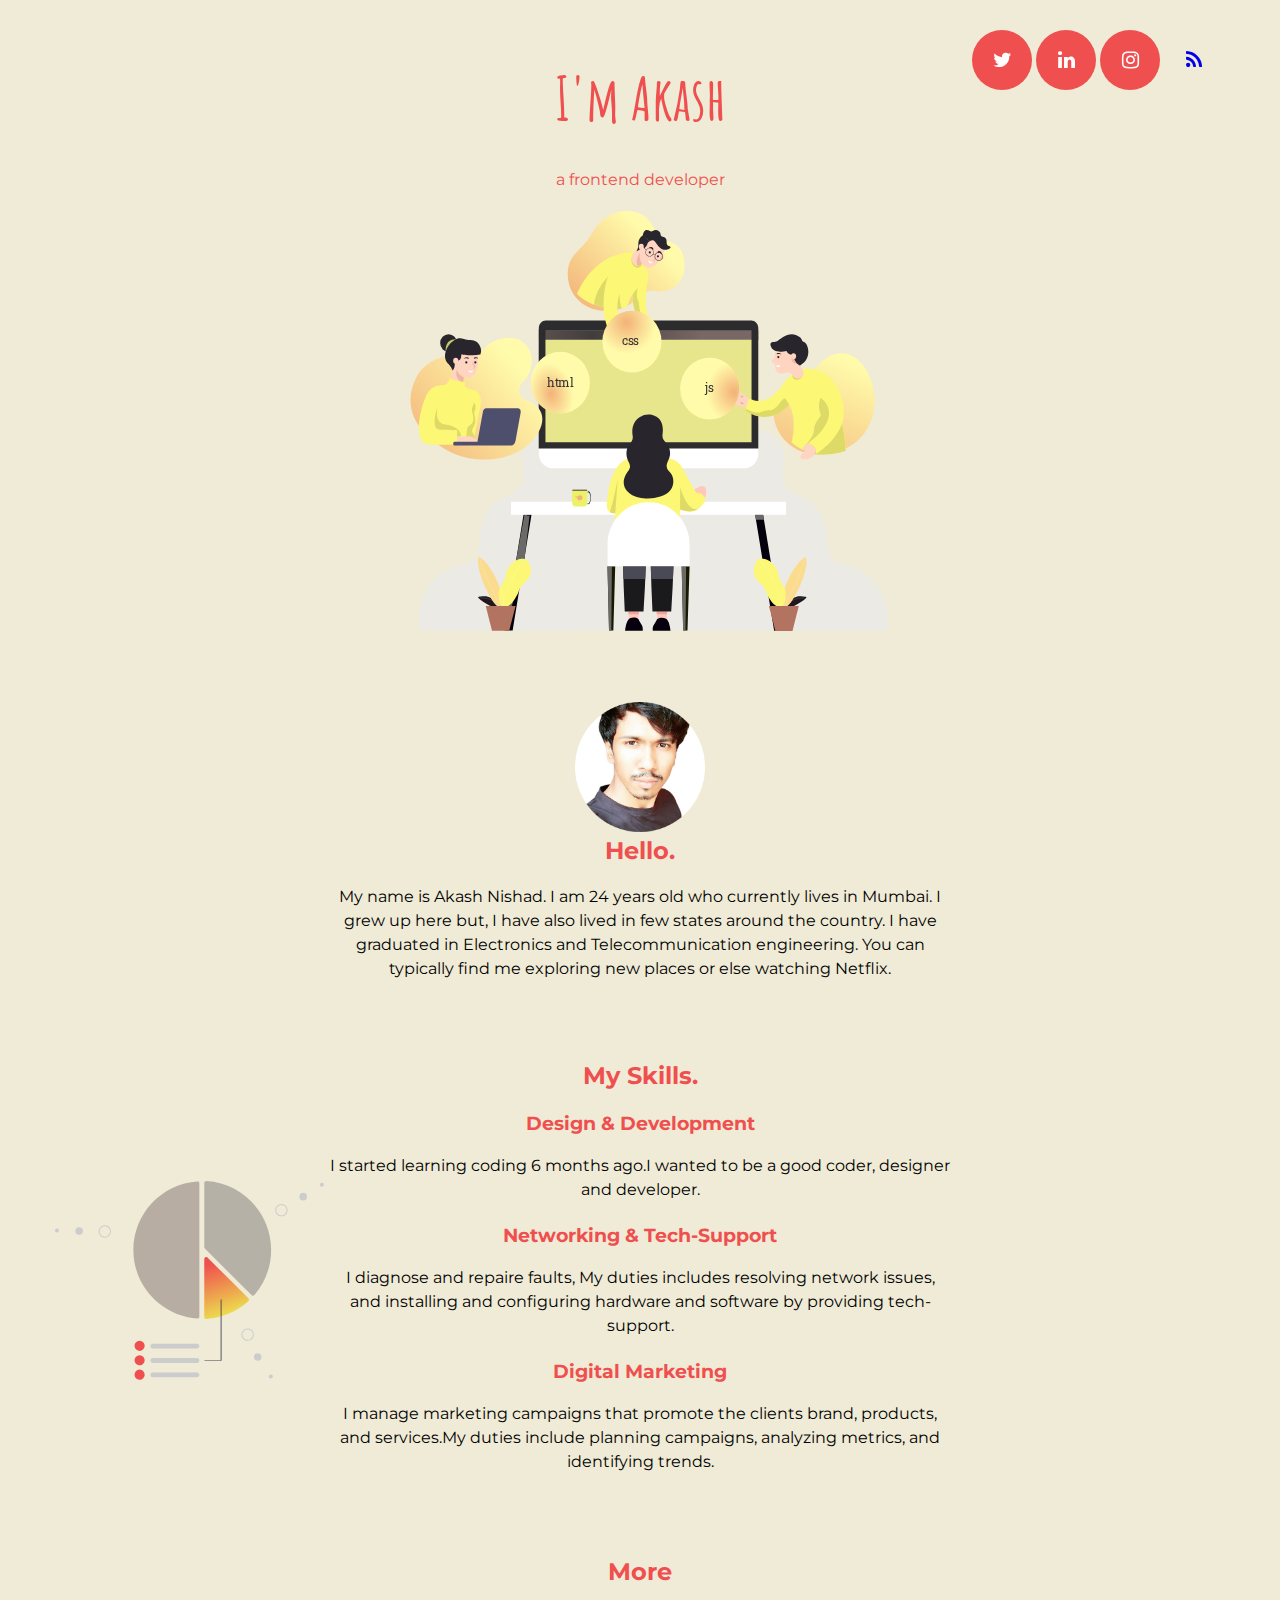
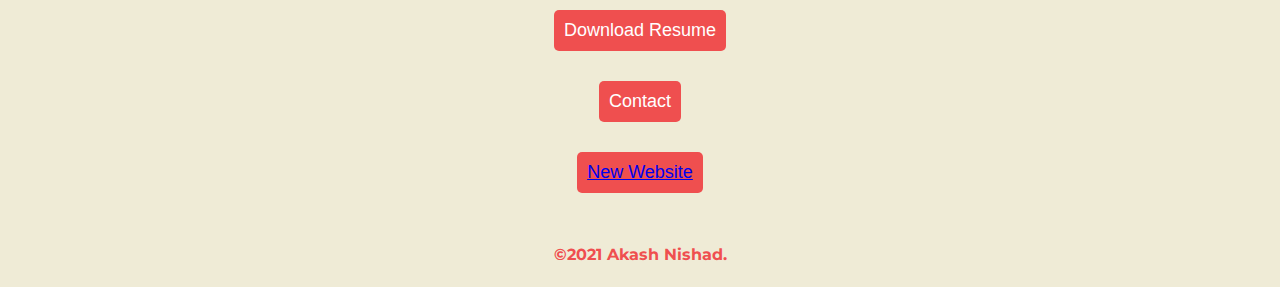
<file: index.html>
<!DOCTYPE html>
<html lang="en">
<head>
    <meta charset="UTF-8">
    <meta name="viewport" content="width=device-width, initial-scale=1.0">
    <title>Akash Rudal Nishad</title>
    <link rel="stylesheet" href="https://cdnjs.cloudflare.com/ajax/libs/font-awesome/4.7.0/css/font-awesome.min.css">
    <link rel="preconnect" href="https://fonts.gstatic.com">
    <link href="https://fonts.googleapis.com/css2?family=Amatic+SC:wght@700&family=Merriweather:wght@300&family=Montserrat&display=swap" rel="stylesheet">
    <link rel="stylesheet" href="style.css">
    <link rel="icon" href="favico.png">
</head>
<body>
    <div class="nav" id="nav">
        <a href="https://www.twitter.com/x1r_08" class="fa fa-twitter"></a>
        <a href="https://www.linkedin.com/in/akashnishad" class="fa fa-linkedin"></a>
        <a href="https://www.instagram.com/xbrainevilx" class="fa fa-instagram"></a> 
        <a href="https://spaceastra.blogspot.com/" class="fa fa-rss"></a>
    </div>
    <div class="top">
        <h1>I'm Akash</h1>
        <p class="line">a frontend developer</p>
      </div>
        <img class="img" id="optionalstuff" src="main-img.svg" alt="image">
    <div class="middle">
        <div class="profile">
          <img src="circle-cropped.png" width="130px"height="130px" alt="Akash">
          <h2>Hello.</h2>
          <p style=" text-align:center;width:50%;margin:20px auto 20px auto;line-height: 1.5;">My name is Akash Nishad. I am 24 years old who currently lives in Mumbai. I grew up here but, I have also lived in few states around the country. I have graduated in Electronics and Telecommunication engineering. You can typically find me exploring new places or else watching Netflix.</p>
        </div>
        <hr>
        <img class="skill" id="optionalstuff" src="skills-img.svg" alt="skills-img">
          <h2>My Skills.</h2>
          <div class="skill-row">
            <h3>Design & Development</h3>
            <p style="text-align:center;">I started learning coding 6 months ago.I wanted to be a good coder, designer and developer.</p>
          </div>
          <div class="skill-row">
            <h3>Networking & Tech-Support</h3>
            <p style ="text-align:center;">I diagnose and repaire faults, My duties includes resolving network issues, and installing and configuring hardware and software by providing tech-support.</p>
          </div>
         <div class="skill-row">
            <h3>Digital Marketing</h3>
            <p style ="text-align:center;">I manage marketing campaigns that promote the clients brand, products, and services.My duties include planning campaigns, analyzing metrics, and identifying trends.</p>
          </div>
        </div>
        <hr>
        <div class="skill-row">
          <h2 class="skill-row">More</h2>
          <button class="btn1"><a class="download"  href="Akash_Nishad_BE_2018.pdf" download>Download Resume</a></button>
          <br>
          <button class="btn2"><a class="download" href="mailto:akash.r.nishad@gmail.com">Contact</a></button>
           <br>
          <button class="btn2"><a href="index2.html">New Website</a></button>
        </div>
      </div>
      <div class="bottom">
        <p>©2021 Akash Nishad.</p>
      </div>   
</body>
</html>
</file>
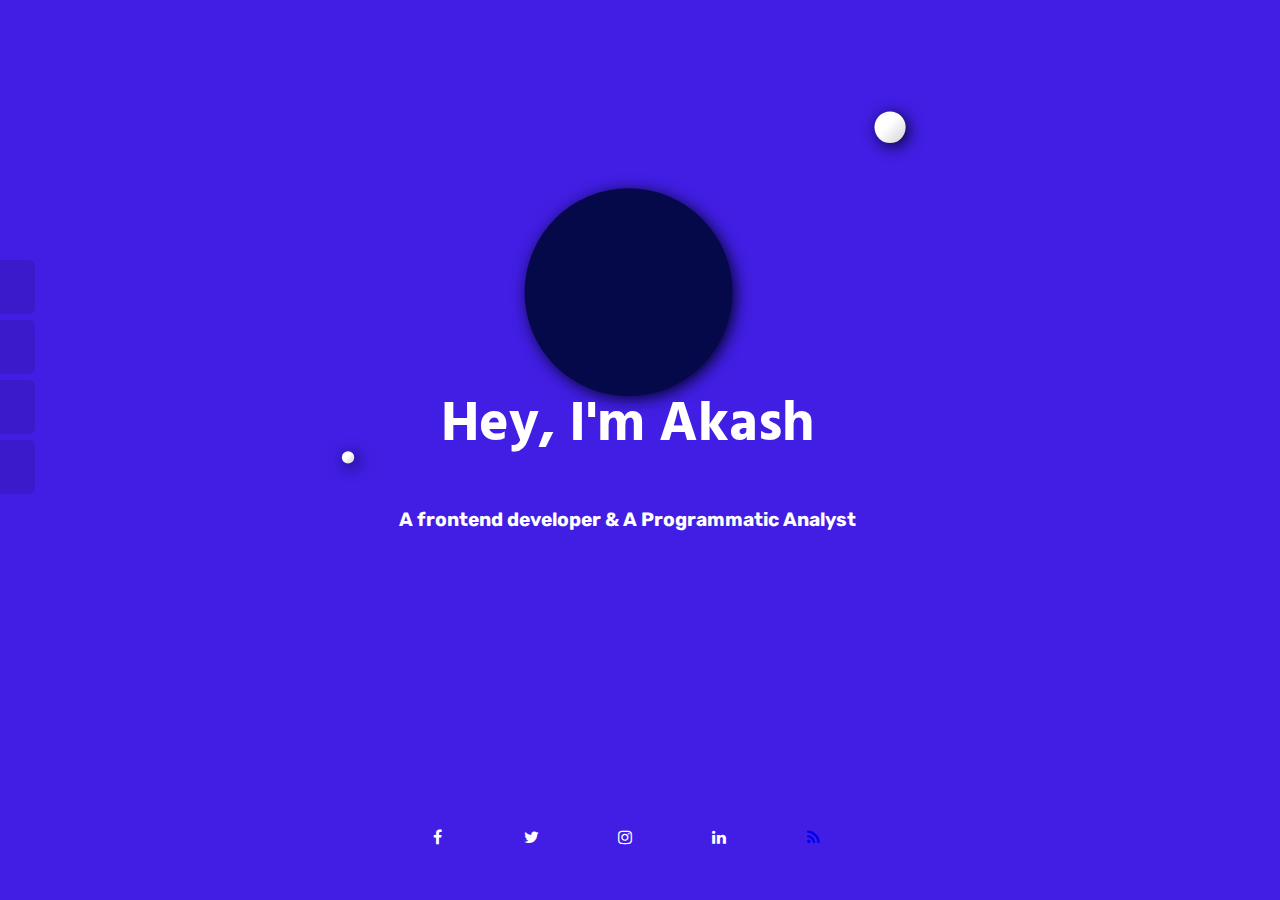
<file: index2.html>
<!DOCTYPE html>
<html lang="en">
<head>
    <meta charset="UTF-8">
    <meta name="viewport" content="width=device-width, initial-scale=1.0">
    <title>Home page</title>
</head>
<link rel="stylesheet" href="style2.css">
<link rel="stylesheet" href="https://cdnjs.cloudflare.com/ajax/libs/font-awesome/4.7.0/css/font-awesome.min.css">
<link rel="preconnect" href="https://fonts.gstatic.com">
<link href="https://fonts.googleapis.com/css2?family=Hind:wght@700&family=Rubik&display=swap" rel="stylesheet">
<body>
<!-- img -->
    <div class="full-height">
    <div class="img-container">
    <img class="main-image" src="uni.svg" alt="element">
    <img class="image2" src="uni-mini.svg" alt="element2">

    </div>
    <div class="content">
        <h1>
            Hey, I'm Akash
        </h1>
        <h4>A frontend developer 
                     & 
           A Programmatic Analyst</h4>
    </div>
    <div class="social">
        <a href="https://www.facebook.com/akash.sahani.946" class="fa fa-facebook"></a>
        <a href="https://www.twitter.com/x1r_08" class="fa fa-twitter"></a>
        <a href="https://www.instagram.com/xbrainevilx" class="fa fa-instagram"></a>
        <a href="https://www.linkedin.com/in/akashnishad" class="fa fa-linkedin"></a>
        <a href="https://spaceastra.blogspot.com/" class="fa fa-rss"></a>
    </div>
          <!-- navbar -->
    <div id="mySidenav" class="sidenav">
        <a href="#" id="about">About</a>
        <a href="#" id="blog">Blog</a>
        <a href="#" id="projects">Projects</a>
        <a href="#" id="contact">Contact</a>
      </div>
    </div>
</body>
</html>
</file>
<file: style.css>
@media (max-width:629px) {
  img#optionalstuff {
    display: none;
  }
}
@media (max-width:629px) {
  div#nav { position: fixed;
    margin:auto;
    width: 30%;
    padding-left: 50px;
  }
}
.fa {
    padding: 20px;
    font-size: 20px;
    width: 20px;
    text-align: center;
    text-decoration: none;
    border-radius: 70%;
    transition: 0.3s;
  }
  .fa:hover {
      background-color:#ffff;
      color:#ef4f4f;
  }
  
  .fa-facebook {
    background: #3B5998;
    color: white;
  }
  
  .fa-twitter {
    background: #ef4f4f;
    color: white;
  }
  .fa-linkedin {
    background: #ef4f4f;
    color: white;
  }
  .fa-instagram {
    background: #ef4f4f;
    color: white;
  }
  .nav{ 
      position: fixed;
      margin:auto;
      width: 50%;
      padding: 10px;
      display:block;
      left:60%;
  }
  .top{
      position: relative;
      color: #ef4f4f;
      margin: 0px;
      display: inline-block;
      text-align: center;
  }
  .line{
    line-height: 0.5;
  }
  h1{
      font-family: 'Amatic SC', cursive;
      text-align: center;
      font-size: 375%;
  }
  h2{
    text-align: center;
    width:100%;
    margin-top: 30px;
  }
  p{
     font-family: 'Montserrat', sans-serif;
     text-align: center;
     padding: 0px;   
  }
  .img{
      max-width: 100%;
      height: auto;
      display: block;
      position: relative;
      width:40%;
      margin: 0 auto 0 auto;
      box-align:center;
      padding: 0 100px 0 100px;
  }
  body{    
      margin: 20px;
      text-align: center;
      font-family: 'Merriweather', serif;
      background-color: #EFEBD6;
  }
.profile{
    margin:20px auto 0 auto;
    padding:50px 0 0 0;
    margin:20px auto 20px auto;
}
.middle{
    margin:20px auto 20px auto;
}
h2, h3{
   color: #ef4f4f;
   margin:auto;
   width: 50%;
   font-family: 'Montserrat', sans-serif;
}
.skill{
   width:25%;
   height:200px;
   position: absolute;
   display: inline;
   left:30px;
   padding-top:120px;
}
.skill-row{
   width:50%;
   margin:20px auto 20px auto;
   line-height: 1.5;
   font-family: 'Montserrat', sans-serif;
}
.bottom{
  color: #ef4f4f;
  font-family: 'Merriweather', serif;  
  font-weight: bold;
  width:50%;
  margin:20px auto 20px auto;
  line-height: 1.5;

}
.btn1,.btn2{
  background-color:#ef4f4f;
  border: none;
  color: white;
  padding: 10px;
  cursor: pointer;
  font-size: 18px;
  border-radius: 5px;
  margin:auto auto 30px auto;
}
.btn1:hover,.btn2:hover{
  background-color: rgb(250, 98, 98);
}
.download{
  text-decoration: none;
  color: white;
}
hr{
  padding: 20px;
  margin: 20px;
  border:0px
}
@media (max-width:629px) {
  h3 {
    height:60px;
    width:140px;
    text-align:center !important;
    word-break: break-word;
    margin-top: 20px;  
  }
  h2 {
    height:30px;
    width:100%;
    text-align:center !important;
    word-break: break-word;
    margin: 0%;
    
  }
}
</file>
<file: style2.css>
html, body {
    height: 100%;
    margin: 0;
    background-size: cover;
    overflow: hidden;
 }
h1{
    font-family: 'Hind', sans-serif;
    color:#fff;
    text-align: center;
    font-size:350%;
    text-shadow: rgb(255, 6, 6);
}
 h4{
    font-family: 'Rubik', sans-serif;
    color:#fff;
    text-align: center;
    font-size:120%;
 }
.content{
    margin: 0;
    position: absolute;
    top: 50%;
    left: 49%;
    -ms-transform: translate(-50%, -50%);
    transform: translate(-50%, -50%);
}
.social{
    margin: 0;
    position: absolute;
    top: 93%;
    left: 50%;
    -ms-transform: translate(-50%, -50%);
    transform: translate(-50%, -50%);
}
 .fa {
    padding: 20px;
    font-size: 20px;
    width: 20px;
    text-align: center;
    text-decoration: none;
    border-radius: 50%;
    transition: 0.3s;
    margin-right: 30px;
  }
.fa:hover {
      background:rgba(0,0,0,0.1);
  }
  
.fa-facebook {
     color: white;
  }
  
.fa-twitter {
    color: white;
  }

.fa-instagram {
    color: white;
  }
  
.fa-linkedin {
    color: white;
  }
.full-height {
    height: 100%;
    background:#421ee4;
 }
.img-container {
     text-align: center;
     display: relative;
   }
.main-image{
     object-fit: cover;
     max-width:50%;
     filter: drop-shadow(3px 3px 8px #02042b);
     }


     /* navbar */

     #mySidenav a {
        position: absolute;
        left: -95px;
        transition: 0.3s;
        padding: 15px;
        width: 100px;
        text-decoration: none;
        font-size: 20px;
        color: white;
        border-radius: 0 5px 5px 0;
        font-family: 'Rubik', sans-serif;

      }
      
      #mySidenav a:hover {
        left: 0;
        background-color: #05094a;
      }
      
      #about {
        top: 260px;
        background:rgba(0,0,0,0.1);
    }
      
      #blog {
        top: 320px;
        background:rgba(0,0,0,0.1);
      }
      
      #projects {
        top: 380px;
        background:rgba(0,0,0,0.1);
      }
      
      #contact {
        top: 440px;
        background:rgba(0,0,0,0.1);
      }
     .image2{
        display: none;
      }
      @media (max-width:629px) {
        img.main-image{
        display: relative;
        max-width:150%;
      }
      img.main-image{
        display: none;
      }
      img.image2{
        display: block;
        position: relative;
        right:170px;
        width:210%;
        bottom:5px;
      }
       h1{
         font-size: 150%;
       }
       h4{
        font-size: 70%;
      }
      a.fa{
        width:10px;
        padding:0px;
        margin:10px;
      }
      }
</file>
